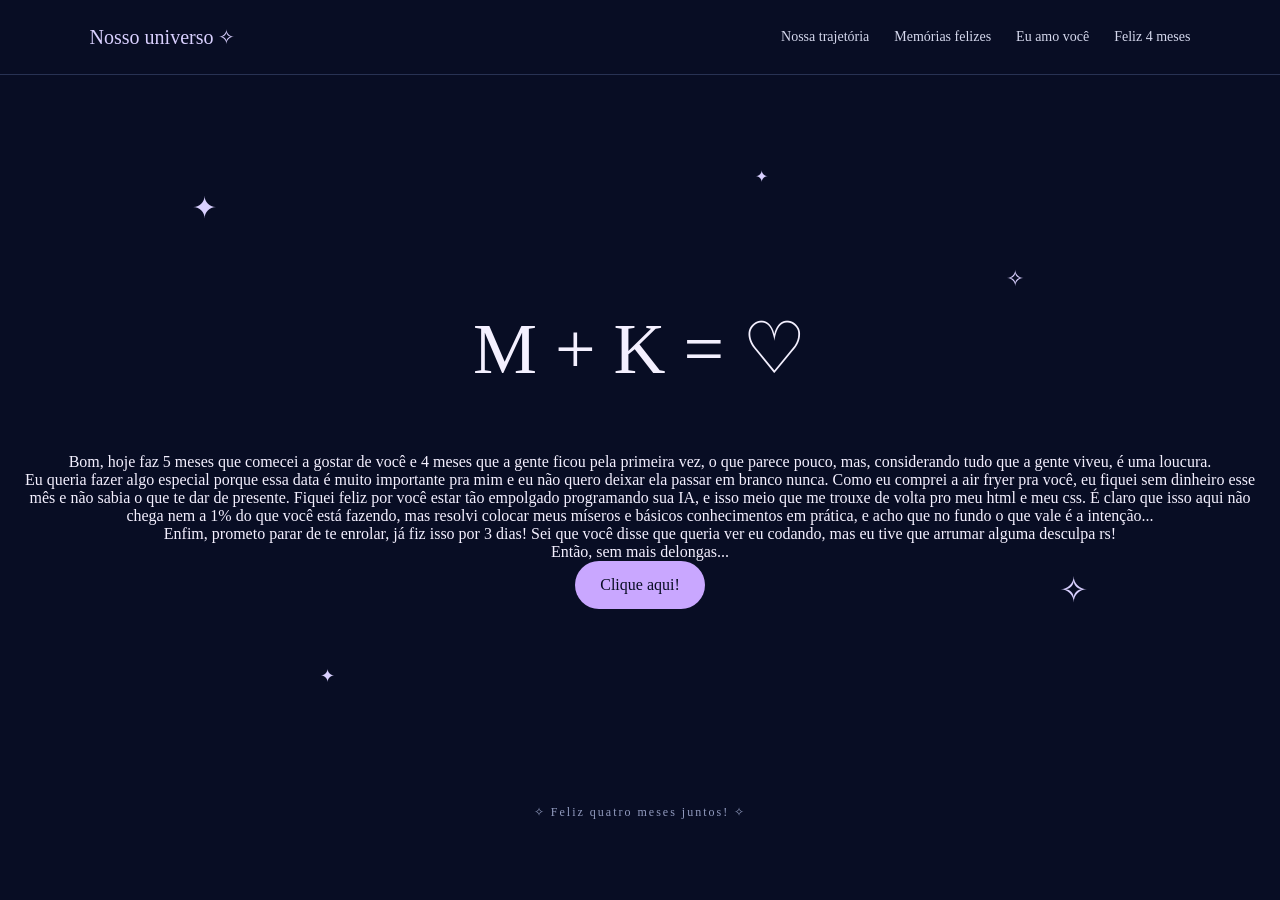
<file: km/index.html>
<!DOCTYPE html>
<html lang="pt-BR">
<head>
    <meta charset="UTF-8">
    <meta name="viewport" content="width=device-width, initial-scale=1.0">

    <title>Kerssy + Milena</title>

    <link rel="stylesheet" href="css/style.css">
</head>

<body>

    <header>
        <nav class="menu">
            <a href="index.html" class="logo">Nosso universo ✧</a>

            <div class="menu-links">
                <a href="historias.html">Nossa trajetória</a>
                <a href="memorias.html">Memórias felizes</a>
                <a href="lil_things.html">Eu amo você</a>
                <a href="carta.html">Feliz 4 meses</a>
            </div>
        </nav>
    </header>

    <main>
        <section class="inicio">

            <div class="estrelas estrelas-1">✦</div>
            <div class="estrelas estrelas-2">✧</div>
            <div class="estrelas estrelas-3">✦</div>
            <div class="estrelas estrelas-4">✧</div>
            <div class="estrelas estrelas-5">✦</div>

            <h1>
                M + K = ♡
            </h1>

            <p class="descricao">
                <p>Bom, hoje faz 5 meses que comecei a gostar de você e 4 meses que a gente ficou pela primeira vez, o que parece pouco, mas, considerando tudo que a gente viveu, é uma loucura.</p>
                <p>Eu queria fazer algo especial porque essa data é muito importante pra mim e eu não quero deixar ela passar em branco nunca. Como eu comprei a air fryer pra você, eu fiquei sem dinheiro esse mês e não sabia o que te dar de presente. Fiquei feliz por você estar tão empolgado programando sua IA, e isso meio que me trouxe de volta pro meu html e meu css. É claro que isso aqui não chega nem a 1% do que você está fazendo, mas resolvi colocar meus míseros e básicos conhecimentos em prática, e acho que no fundo o que vale é a intenção...</p>
                <p>Enfim, prometo parar de te enrolar, já fiz isso por 3 dias! Sei que você disse que queria ver eu codando, mas eu tive que arrumar alguma desculpa rs!</p>
                <p>Então, sem mais delongas...
            </p>

            <a href="historias.html" class="botao">
                Clique aqui!
            </a>

            <p class="rodape-inicio">✧ Feliz quatro meses juntos! ✧</p>

        </section>
    </main>

</body>
</html>
</file>
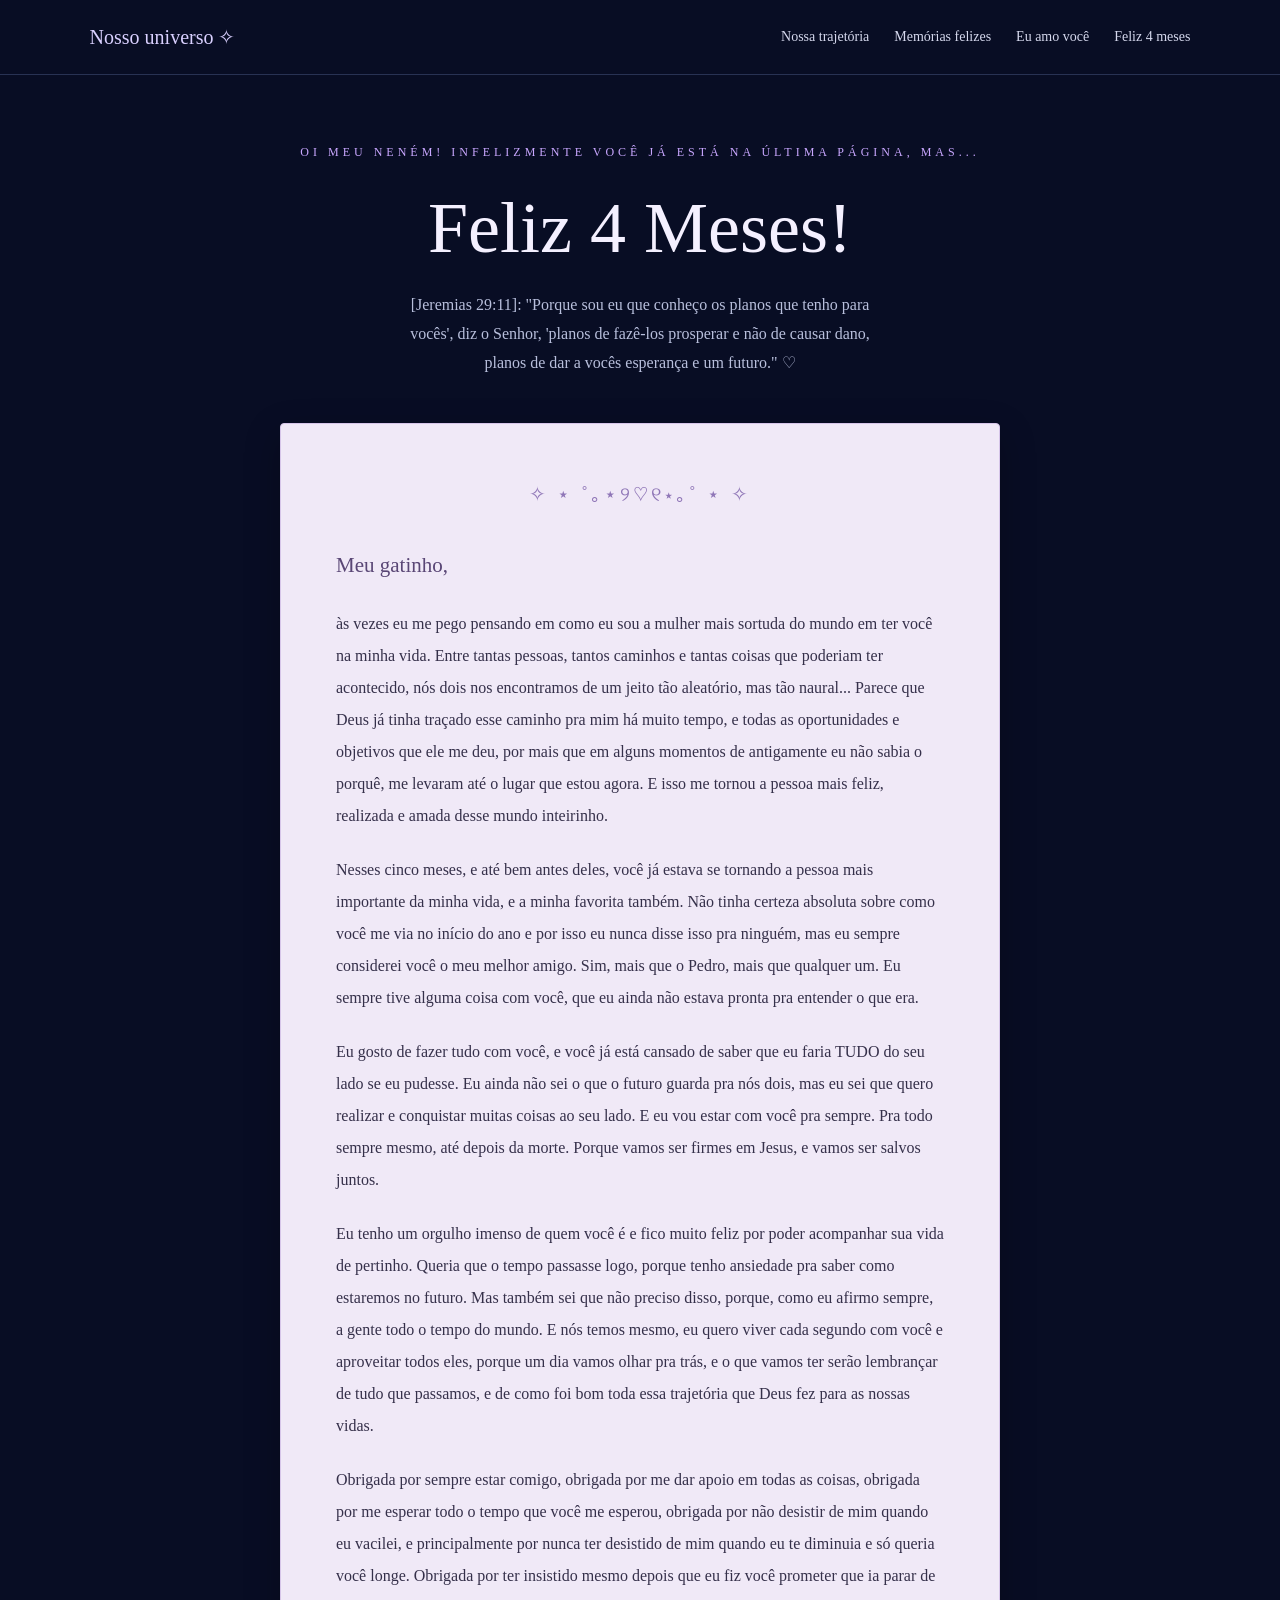
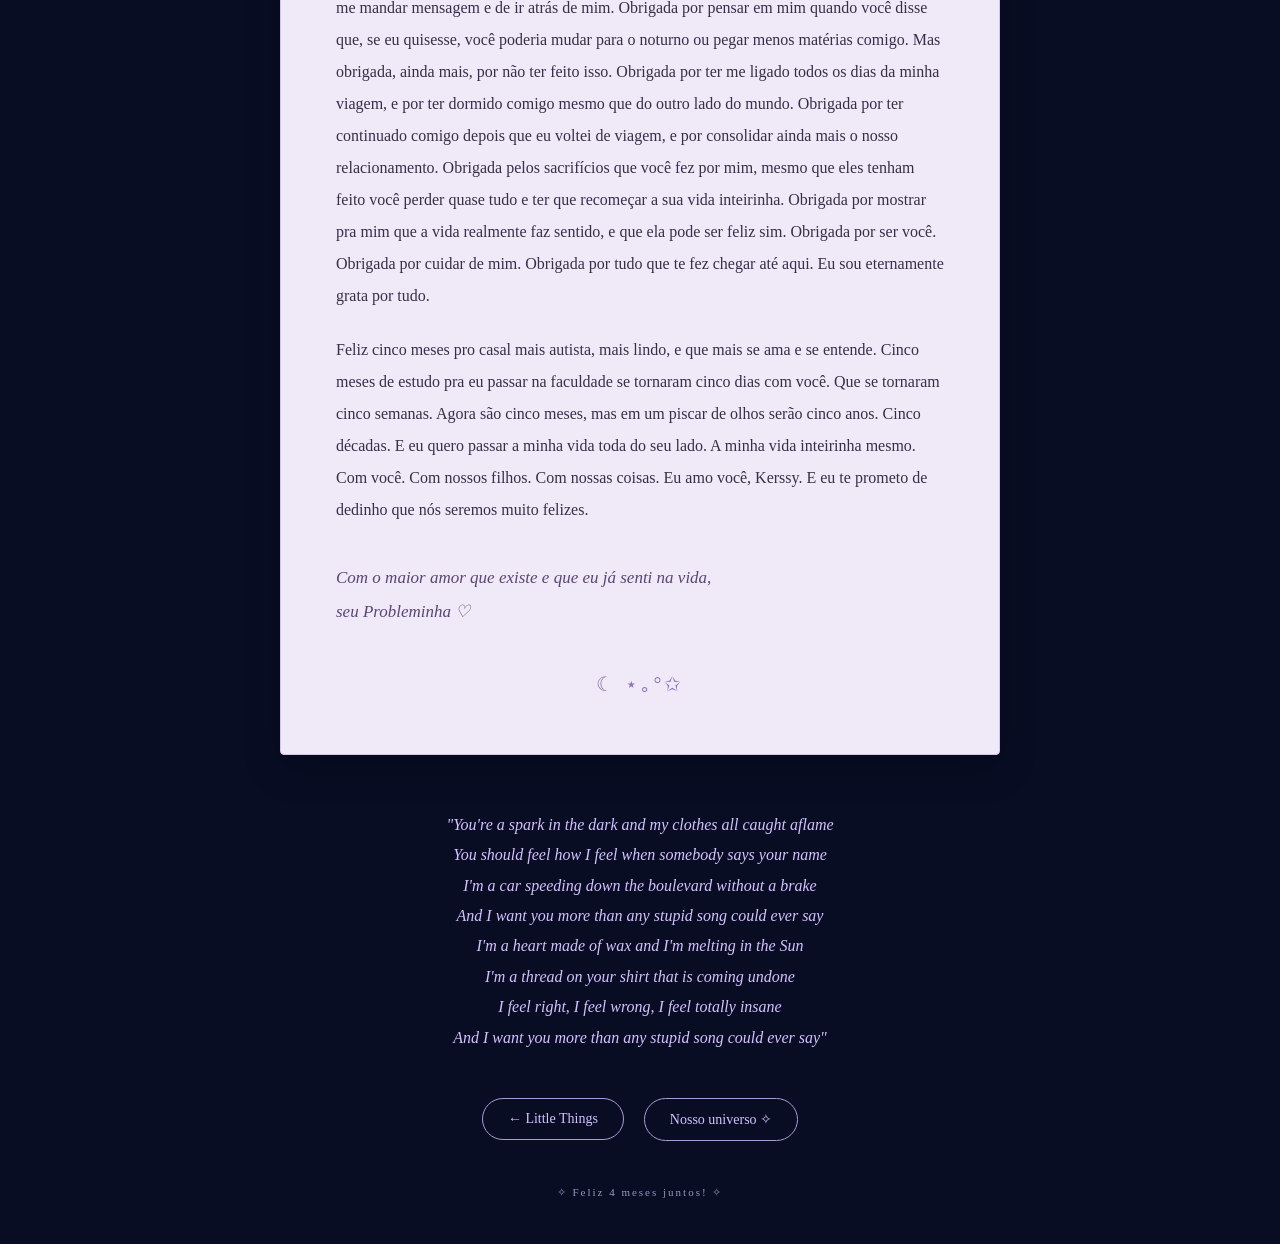
<file: km/carta.html>
<!DOCTYPE html>
<html lang="pt-BR">
<head>
    <meta charset="UTF-8">
    <meta name="viewport" content="width=device-width, initial-scale=1.0">
    <title>Kerssy + Milena</title>
    <link rel="stylesheet" href="css/style.css">
</head>

<body class="fundo-carta">

    <header>
        <nav class="menu">
            <a href="index.html" class="logo">Nosso universo ✧</a>

            <div class="menu-links">
                <a href="historias.html">Nossa trajetória</a>
                <a href="memorias.html">Memórias felizes</a>
                <a href="lil_things.html">Eu amo você</a>
                <a href="carta.html">Feliz 4 meses</a>
            </div>
        </nav>
    </header>

    <main class="pagina-carta">

        <p class="subtitulo">OI MEU NENÉM! INFELIZMENTE VOCÊ JÁ ESTÁ NA ÚLTIMA PÁGINA, MAS...</p>

        <h1>Feliz 4 Meses!</h1>

        <p class="introducao-carta">
            [Jeremias 29:11]: "Porque sou eu que conheço os planos que tenho para vocês', diz o Senhor, 'planos de fazê-los prosperar e não de causar dano, planos de dar a vocês esperança e um futuro." ♡
        </p>

        <article class="papel-carta">

            <div class="decoracao-carta">✧ ⋆ ˚｡⋆୨♡୧⋆｡˚ ⋆ ✧</div>

            <p class="saudacao-carta">
                Meu gatinho,
            </p>

            <p>
                às vezes eu me pego pensando em como eu sou a mulher mais sortuda do mundo em ter você na minha
                vida. Entre tantas pessoas, tantos caminhos e tantas coisas
                que poderiam ter acontecido, nós dois nos encontramos de um jeito tão aleatório, mas tão naural... Parece que Deus já tinha traçado esse caminho pra mim há muito tempo, e todas as oportunidades e objetivos que ele me deu, por mais que em alguns momentos de antigamente eu não sabia o porquê, me levaram até o lugar que estou agora. E isso me tornou a pessoa mais feliz, realizada e amada desse mundo inteirinho.
            </p>

            <p>
                Nesses cinco meses, e até bem antes deles, você já estava se tornando a pessoa mais importante da minha vida, e a minha favorita também. Não tinha certeza absoluta sobre como você me via no início do ano e por isso eu nunca disse isso pra ninguém, mas eu sempre considerei você o meu melhor amigo. Sim, mais que o Pedro, mais que qualquer um. Eu sempre tive alguma coisa com você, que eu ainda não estava pronta pra entender o que era. 
            </p>

            <p>
                Eu gosto de fazer tudo com você, e você já está cansado de saber que eu faria TUDO do seu lado se eu pudesse. Eu ainda não sei o que o futuro guarda pra nós dois, mas eu sei que quero realizar e conquistar muitas coisas ao seu lado. E eu vou estar com você pra sempre. Pra todo sempre mesmo, até depois da morte. Porque vamos ser firmes em Jesus, e vamos ser salvos juntos.
            </p>

            <p>
                Eu tenho um orgulho imenso de quem você é e fico muito feliz por poder acompanhar sua
                vida de pertinho. Queria que o tempo passasse logo, porque tenho ansiedade pra saber como estaremos no futuro. Mas também sei que não preciso disso, porque, como eu afirmo sempre, a gente todo o tempo do mundo. E nós temos mesmo, eu quero viver cada segundo com você e aproveitar todos eles, porque um dia vamos olhar pra trás, e o que vamos ter serão lembrançar de tudo que passamos, e de como foi bom toda essa trajetória que Deus fez para as nossas vidas.
            </p>

            <p>
                Obrigada por sempre estar comigo, obrigada por me dar apoio em todas as coisas, obrigada por me esperar todo o tempo que você me esperou, obrigada por não desistir de mim quando eu vacilei, e principalmente por nunca ter desistido de mim quando eu te diminuia e só queria você longe. Obrigada por ter insistido mesmo depois que eu fiz você prometer que ia parar de me mandar mensagem e de ir atrás de mim. Obrigada por pensar em mim quando você disse que, se eu quisesse, você poderia mudar para o noturno ou pegar menos matérias comigo. Mas obrigada, ainda mais, por não ter feito isso. Obrigada por ter me ligado todos os dias da minha viagem, e por ter dormido comigo mesmo que do outro lado do mundo. Obrigada por ter continuado comigo depois que eu voltei de viagem, e por consolidar ainda mais o nosso relacionamento. Obrigada pelos sacrifícios que você fez por mim, mesmo que eles tenham feito você perder quase tudo e ter que recomeçar a sua vida inteirinha. Obrigada por mostrar pra mim que a vida realmente faz sentido, e que ela pode ser feliz sim. Obrigada por ser você. Obrigada por cuidar de mim. Obrigada por tudo que te fez chegar até aqui. Eu sou eternamente grata por tudo.
            </p>

            <p>
                Feliz cinco meses pro casal mais autista, mais lindo, e que mais se ama e se entende. Cinco meses de estudo pra eu passar na faculdade se tornaram cinco dias com você. Que se tornaram cinco semanas. Agora são cinco meses, mas em um piscar de olhos serão cinco anos. Cinco décadas. E eu quero passar a minha vida toda do seu lado. A minha vida inteirinha mesmo. Com você. Com nossos filhos. Com nossas coisas.
               Eu amo você, Kerssy. E eu te prometo de dedinho que nós seremos muito felizes. 
            </p>

            <p class="despedida-carta">
                Com o maior amor que existe e que eu já senti na vida,
                <br>
                seu Probleminha ♡
            </p>

            <div class="decoracao-carta">☾ ⋆｡°✩</div>

        </article>

        <p class="frase-final-carta">
"You're a spark in the dark and my clothes all caught aflame<br>
You should feel how I feel when somebody says your name<br>
I'm a car speeding down the boulevard without a brake<br>
And I want you more than any stupid song could ever say<br>
I'm a heart made of wax and I'm melting in the Sun<br>
I'm a thread on your shirt that is coming undone<br>
I feel right, I feel wrong, I feel totally insane<br>
And I want you more than any stupid song could ever say"<br>
        </p>

        <nav class="navegacao-paginas">
            <a href="lil_things.html" class="botao-pagina">
                ← Little Things
            </a>

            <a href="index.html" class="botao-pagina">
                Nosso universo ✧
            </a>
        </nav>

        <footer class="rodape-carta">
            ✧ Feliz 4 meses juntos! ✧
        </footer>

    </main>

</body>
</html>
</file>
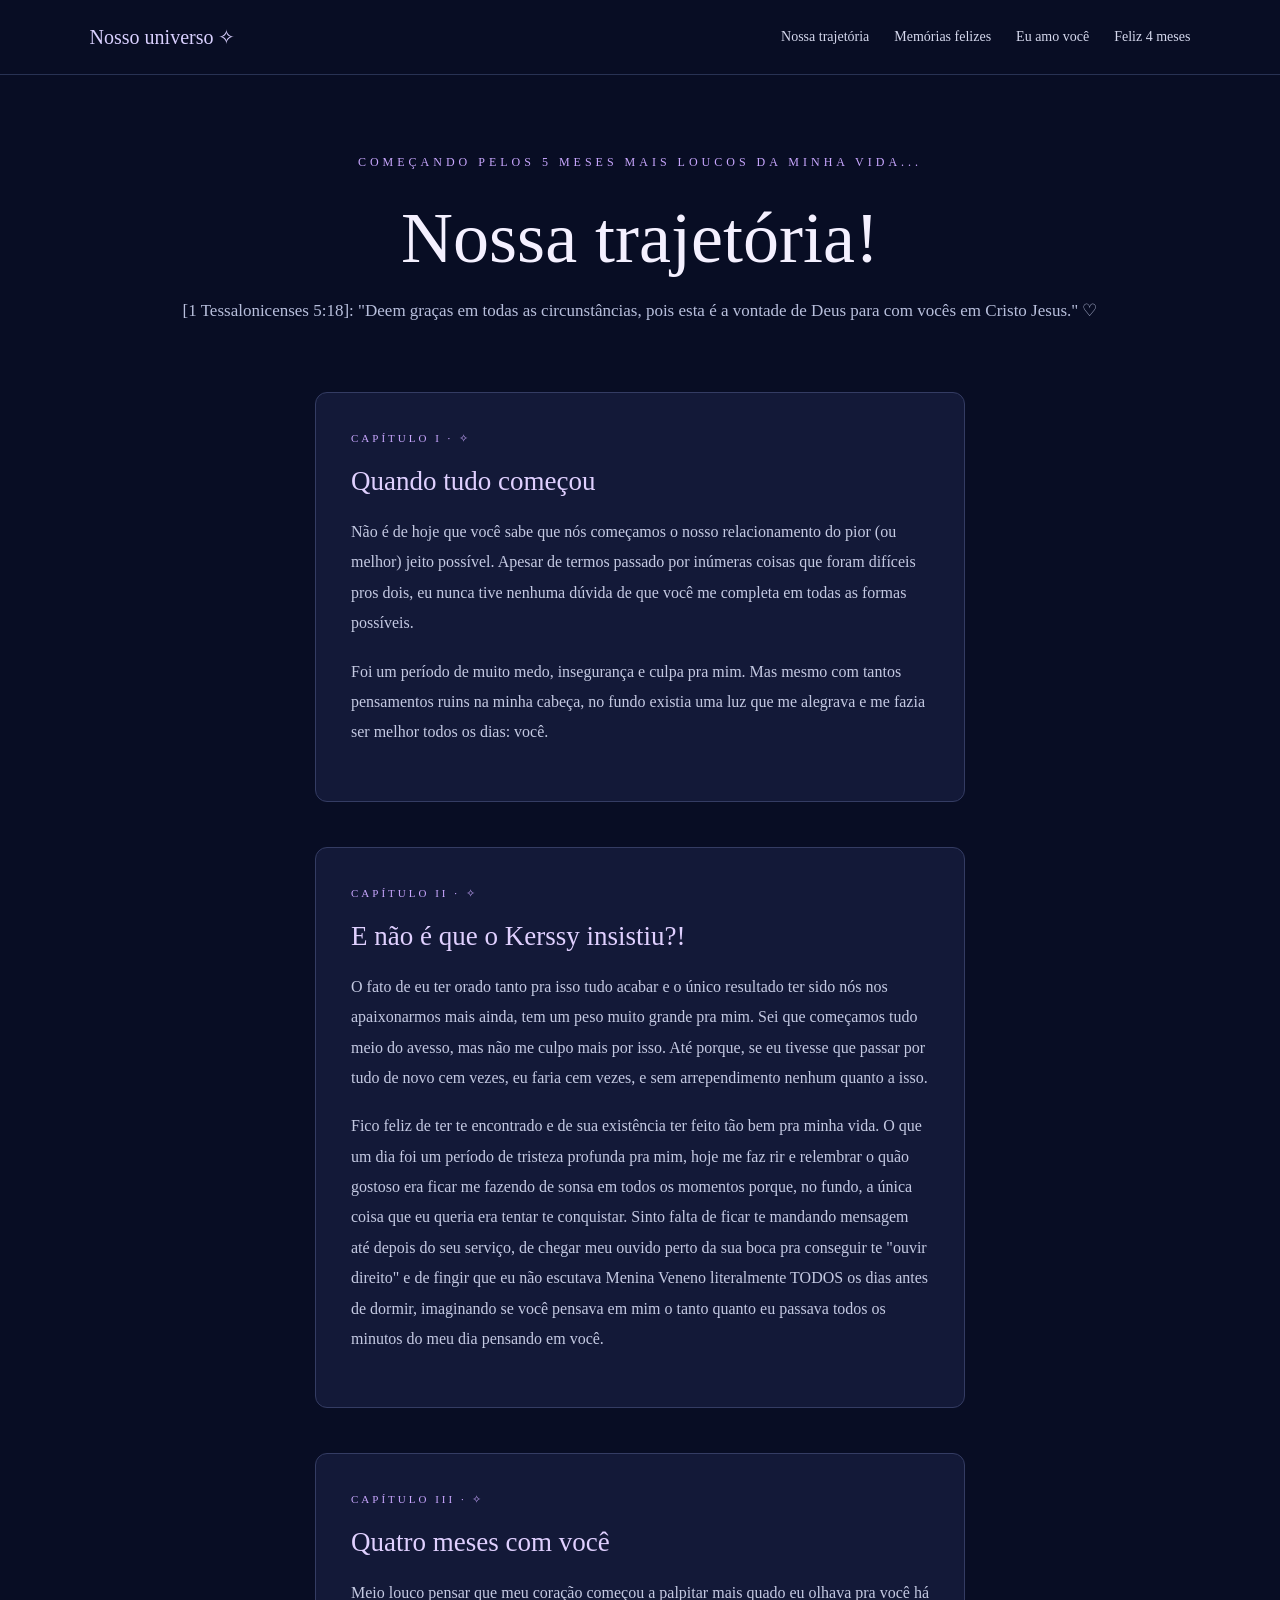
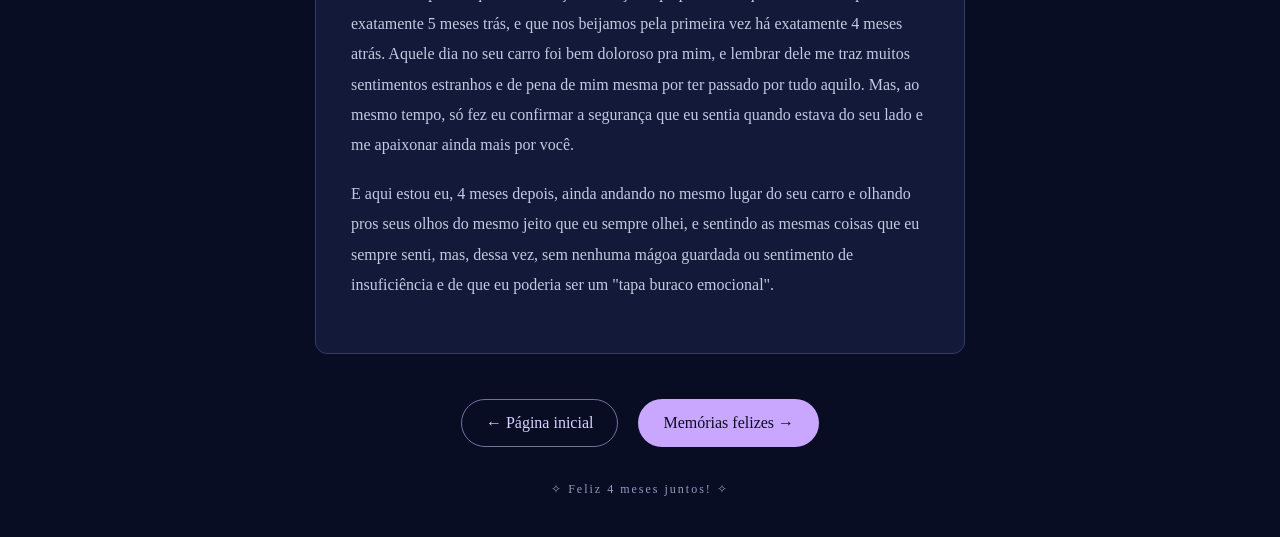
<file: km/historias.html>
<!DOCTYPE html>
<html lang="pt-BR">
<head>
    <meta charset="UTF-8">
    <meta name="viewport" content="width=device-width, initial-scale=1.0">

    <title>Kerssy + Milena</title>

    <link rel="stylesheet" href="css/style.css">
</head>

<body>

    <header>
        <nav class="menu">
            <a href="index.html" class="logo">Nosso universo ✧</a>

            <div class="menu-links">
                <a href="historias.html">Nossa trajetória</a>
                <a href="memorias.html">Memórias felizes</a>
                <a href="lil_things.html">Eu amo você</a>
                <a href="carta.html">Feliz 4 meses</a>
            </div>
        </nav>
    </header>

    <main class="pagina-historia">

        <p class="subtitulo">COMEÇANDO PELOS 5 MESES MAIS LOUCOS DA MINHA VIDA...</p>

        <h1>Nossa trajetória!</h1>

        <p class="introducao">
            [1 Tessalonicenses 5:18]: "Deem graças em todas as circunstâncias, pois esta é a vontade de Deus para com vocês em Cristo Jesus." ♡
        </p>

        <section class="capitulo">
            <span class="numero-capitulo">CAPÍTULO I · ✧</span>

            <h2>Quando tudo começou</h2>

            <p>
                Não é de hoje que você sabe que nós começamos o nosso relacionamento do pior (ou melhor) jeito possível. Apesar de termos passado por inúmeras coisas que foram difíceis pros dois, eu nunca tive nenhuma dúvida de que você me completa em todas as formas possíveis.
            </p>

            <p>
                Foi um período de muito medo, insegurança e culpa pra mim. Mas mesmo com tantos pensamentos ruins na minha cabeça, no fundo existia uma luz que me alegrava e me fazia ser melhor todos os dias: você.
            </p>
        </section>

        <section class="capitulo">
            <span class="numero-capitulo">CAPÍTULO II · ✧</span>

            <h2>E não é que o Kerssy insistiu?!</h2>

            <p>
                O fato de eu ter orado tanto pra isso tudo acabar e o único resultado ter sido nós nos apaixonarmos mais ainda, tem um peso muito grande pra mim. Sei que começamos tudo meio do avesso, mas não me culpo mais por isso. Até porque, se eu tivesse que passar por tudo de novo cem vezes, eu faria cem vezes, e sem arrependimento nenhum quanto a isso.
            </p>

            <p>
                Fico feliz de ter te encontrado e de sua existência ter feito tão bem pra minha vida. O que um dia foi um período de tristeza profunda pra mim, hoje me faz rir e relembrar o quão gostoso era ficar me fazendo de sonsa em todos os momentos porque, no fundo, a única coisa que eu queria era tentar te conquistar. Sinto falta de ficar te mandando mensagem até depois do seu serviço, de chegar meu ouvido perto da sua boca pra conseguir te "ouvir direito" e de fingir que eu não escutava Menina Veneno literalmente TODOS os dias antes de dormir, imaginando se você pensava em mim o tanto quanto eu passava todos os minutos do meu dia pensando em você.
            </p>
        </section>

        <section class="capitulo">
            <span class="numero-capitulo">CAPÍTULO III · ✧</span>

            <h2>Quatro meses com você</h2>

            <p>
               Meio louco pensar que meu coração começou a palpitar mais quado eu olhava pra você há exatamente 5 meses trás, e que nos beijamos pela primeira vez há exatamente 4 meses atrás. Aquele dia no seu carro foi bem doloroso pra mim, e lembrar dele me traz muitos sentimentos estranhos e de pena de mim mesma por ter passado por tudo aquilo. Mas, ao mesmo tempo, só fez eu confirmar a segurança que eu sentia quando estava do seu lado e me apaixonar ainda mais por você. 
            </p>

            <p>
                E aqui estou eu, 4 meses depois, ainda andando no mesmo lugar do seu carro e olhando pros seus olhos do mesmo jeito que eu sempre olhei, e sentindo as mesmas coisas que eu sempre senti, mas, dessa vez, sem nenhuma mágoa guardada ou sentimento de insuficiência e de que eu poderia ser um "tapa buraco emocional".
            </p>
        </section>

        <div class="navegacao-paginas">
            <a href="index.html" class="botao-secundario">
                ← Página inicial
            </a>

            <a href="memorias.html" class="botao">
                Memórias felizes →
            </a>
        </div>

        <p class="rodape-pagina">
            ✧ Feliz 4 meses juntos! ✧
        </p>

    </main>

</body>
</html>
</file>
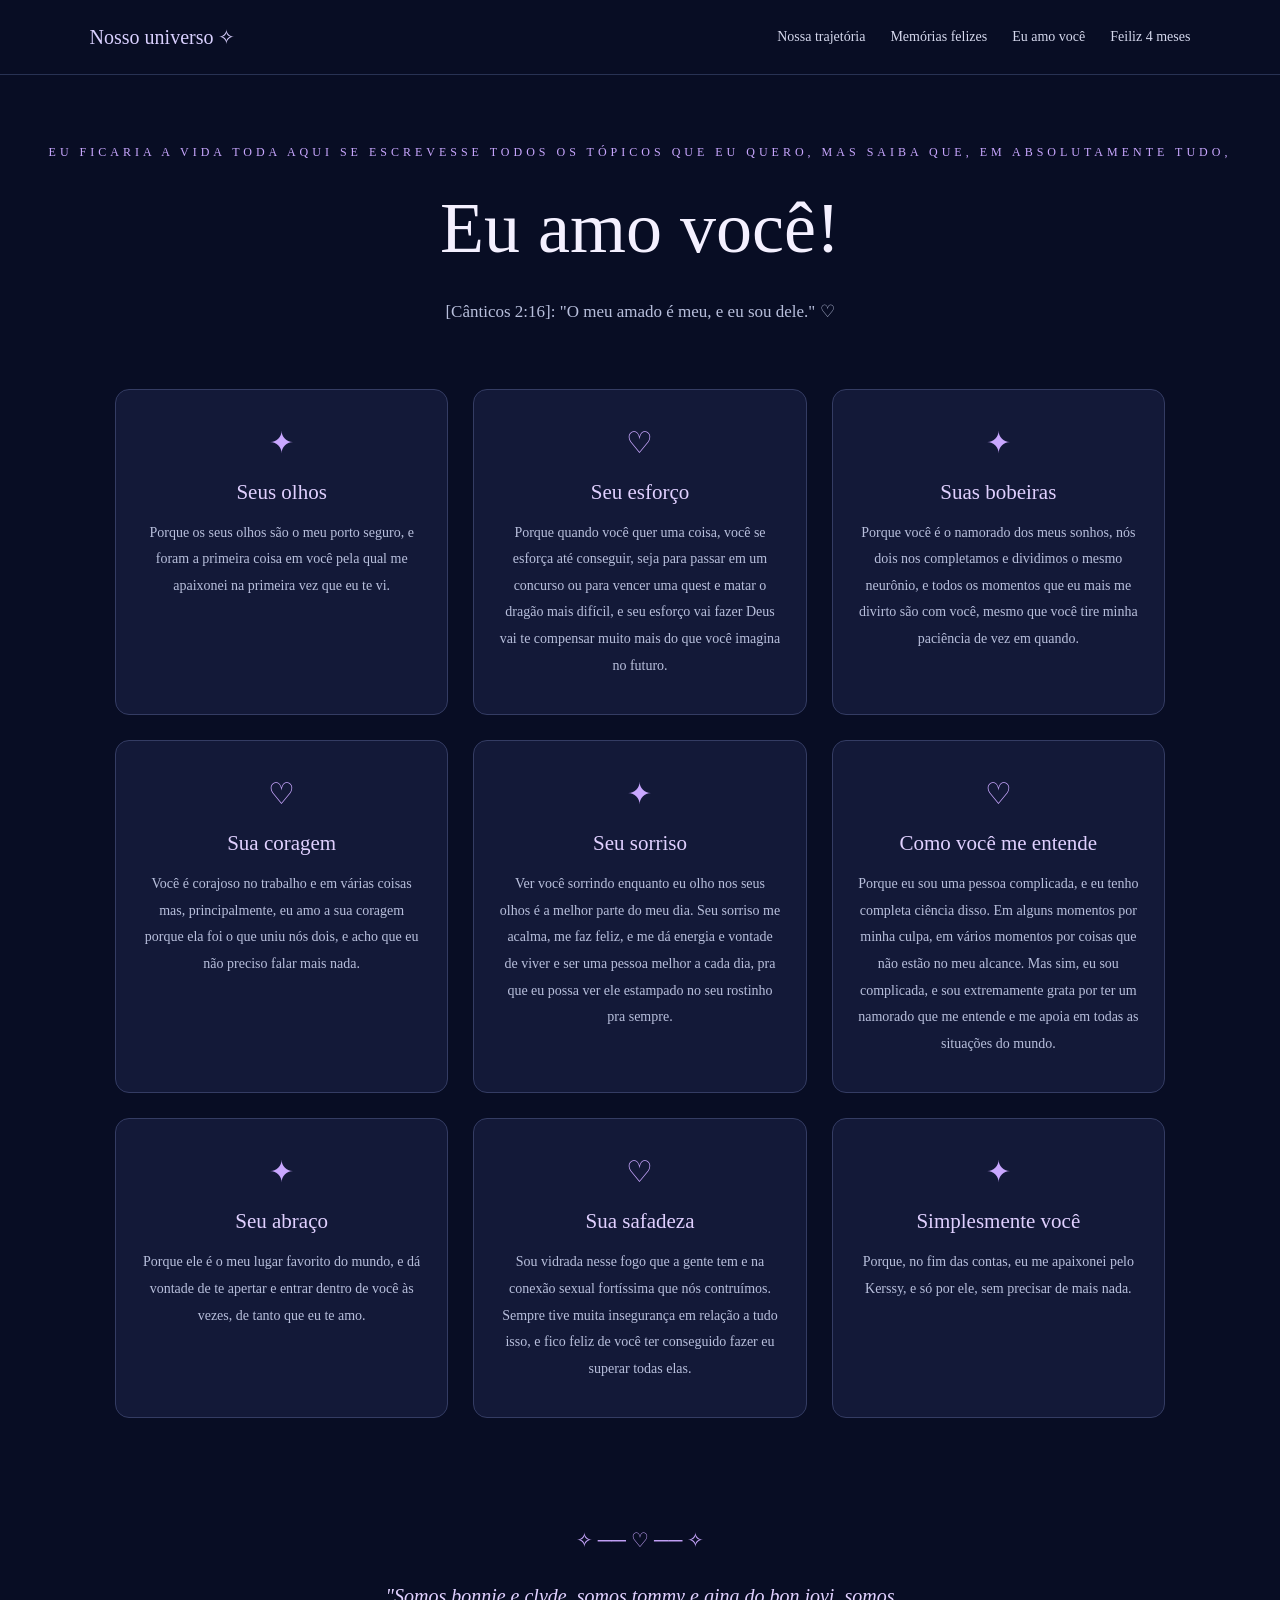
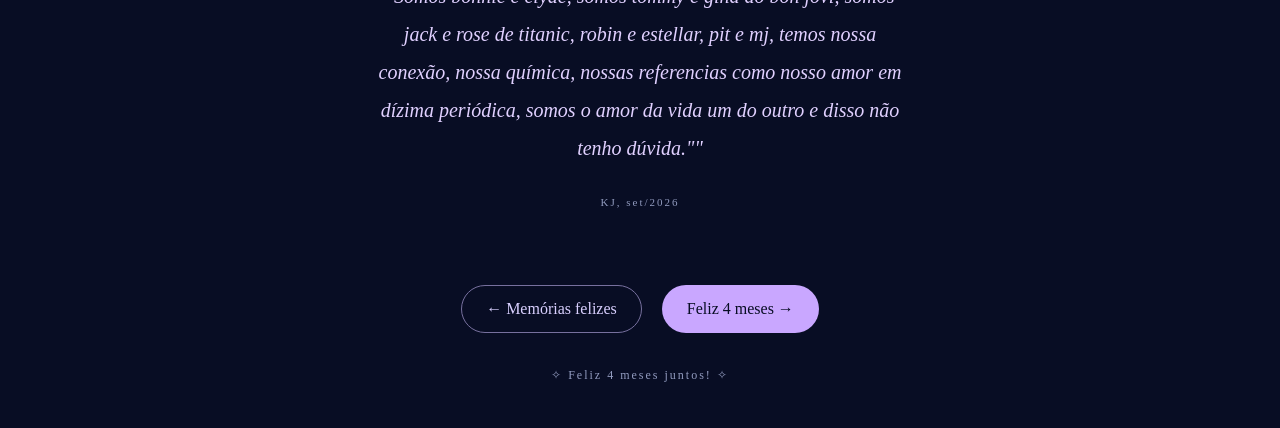
<file: km/lil_things.html>
<!DOCTYPE html>
<html lang="pt-BR">
<head>
    <meta charset="UTF-8">
    <meta name="viewport" content="width=device-width, initial-scale=1.0">

    <title>Kerssy + Milena</title>

    <link rel="stylesheet" href="css/style.css">
</head>

<body>

    <header>
        <nav class="menu">
            <a href="index.html" class="logo">Nosso universo ✧</a>

            <div class="menu-links">
                <a href="historias.html">Nossa trajetória</a>
                <a href="memorias.html">Memórias felizes</a>
                <a href="lil_things.html">Eu amo você</a>
                <a href="carta.html">Feiliz 4 meses</a>
            </div>
        </nav>
    </header>

    <main class="pagina-little">

        <p class="subtitulo">EU FICARIA A VIDA TODA AQUI SE ESCREVESSE TODOS OS TÓPICOS QUE EU QUERO, MAS SAIBA QUE, EM ABSOLUTAMENTE TUDO,</p>

        <h1>Eu amo você!</h1>

        <p class="introducao-little">
            [Cânticos 2:16]: "O meu amado é meu, e eu sou dele." ♡
        </p>

        <section class="grade-little">

            <article class="cartao-little">
                <span class="icone-little">✦</span>
                <h2>Seus olhos</h2>
                <p>Porque os seus olhos são o meu porto seguro, e foram a primeira coisa em você pela qual me apaixonei na primeira vez que eu te vi.</p>
            </article>

            <article class="cartao-little">
                <span class="icone-little">♡</span>
                <h2>Seu esforço</h2>
                <p>Porque quando você quer uma coisa, você se esforça até conseguir, seja para passar em um concurso ou para vencer uma quest e matar o dragão mais difícil, e seu esforço vai fazer Deus vai te compensar muito mais do que você imagina no futuro.</p>
            </article>

            <article class="cartao-little">
                <span class="icone-little">✦</span>
                <h2>Suas bobeiras</h2>
                <p>Porque você é o namorado dos meus sonhos, nós dois nos completamos e dividimos o mesmo neurônio, e todos os momentos que eu mais me divirto são com você, mesmo que você tire minha paciência de vez em quando.</p>
            </article>

            <article class="cartao-little">
                <span class="icone-little">♡</span>
                <h2>Sua coragem</h2>
                <p>Você é corajoso no trabalho e em várias coisas mas, principalmente, eu amo a sua coragem porque ela foi o que uniu nós dois, e acho que eu não preciso falar mais nada.</p>
            </article>

            <article class="cartao-little">
                <span class="icone-little">✦</span>
                <h2>Seu sorriso</h2>
                <p>Ver você sorrindo enquanto eu olho nos seus olhos é a melhor parte do meu dia. Seu sorriso me acalma, me faz feliz, e me dá energia e vontade de viver e ser uma pessoa melhor a cada dia, pra que eu possa ver ele estampado no seu rostinho pra sempre.</p>
            </article>

            <article class="cartao-little">
                <span class="icone-little">♡</span>
                <h2>Como você me entende</h2>
                <p>Porque eu sou uma pessoa complicada, e eu tenho completa ciência disso. Em alguns momentos por minha culpa, em vários momentos por coisas que não estão no meu alcance. Mas sim, eu sou complicada, e sou extremamente grata por ter um namorado que me entende e me apoia em todas as situações do mundo.</p>
            </article>

            <article class="cartao-little">
                <span class="icone-little">✦</span>
                <h2>Seu abraço</h2>
                <p>Porque ele é o meu lugar favorito do mundo, e dá vontade de te apertar e entrar dentro de você às vezes, de tanto que eu te amo.</p>
            </article>

            <article class="cartao-little">
                <span class="icone-little">♡</span>
                <h2>Sua safadeza</h2>
                <p>Sou vidrada nesse fogo que a gente tem e na conexão sexual fortíssima que nós contruímos. Sempre tive muita insegurança em relação a tudo isso, e fico feliz de você ter conseguido fazer eu superar todas elas.</p>
            </article>

            <article class="cartao-little">
                <span class="icone-little">✦</span>
                <h2>Simplesmente você</h2>
                <p>Porque, no fim das contas, eu me apaixonei pelo Kerssy, e só por ele, sem precisar de mais nada.</p>
            </article>

        </section>

        <section class="mensagem-little">
            <span>✧ ── ♡ ── ✧</span>

            <p>
                "Somos bonnie e clyde, somos tommy e gina do bon jovi, somos jack e rose de titanic, robin e estellar, pit e mj, temos nossa conexão, nossa química, nossas referencias como nosso amor em dízima periódica, somos o amor da vida um do outro e disso não tenho dúvida.""
            </p>

            <span>KJ, set/2026</span>
        </section>

        <div class="navegacao-paginas">
            <a href="memorias.html" class="botao-secundario">
                ← Memórias felizes
            </a>

            <a href="carta.html" class="botao">
                Feliz 4 meses →
            </a>
        </div>

        <p class="rodape-pagina">
            ✧ Feliz 4 meses juntos! ✧
        </p>

    </main>

</body>
</html>
</file>
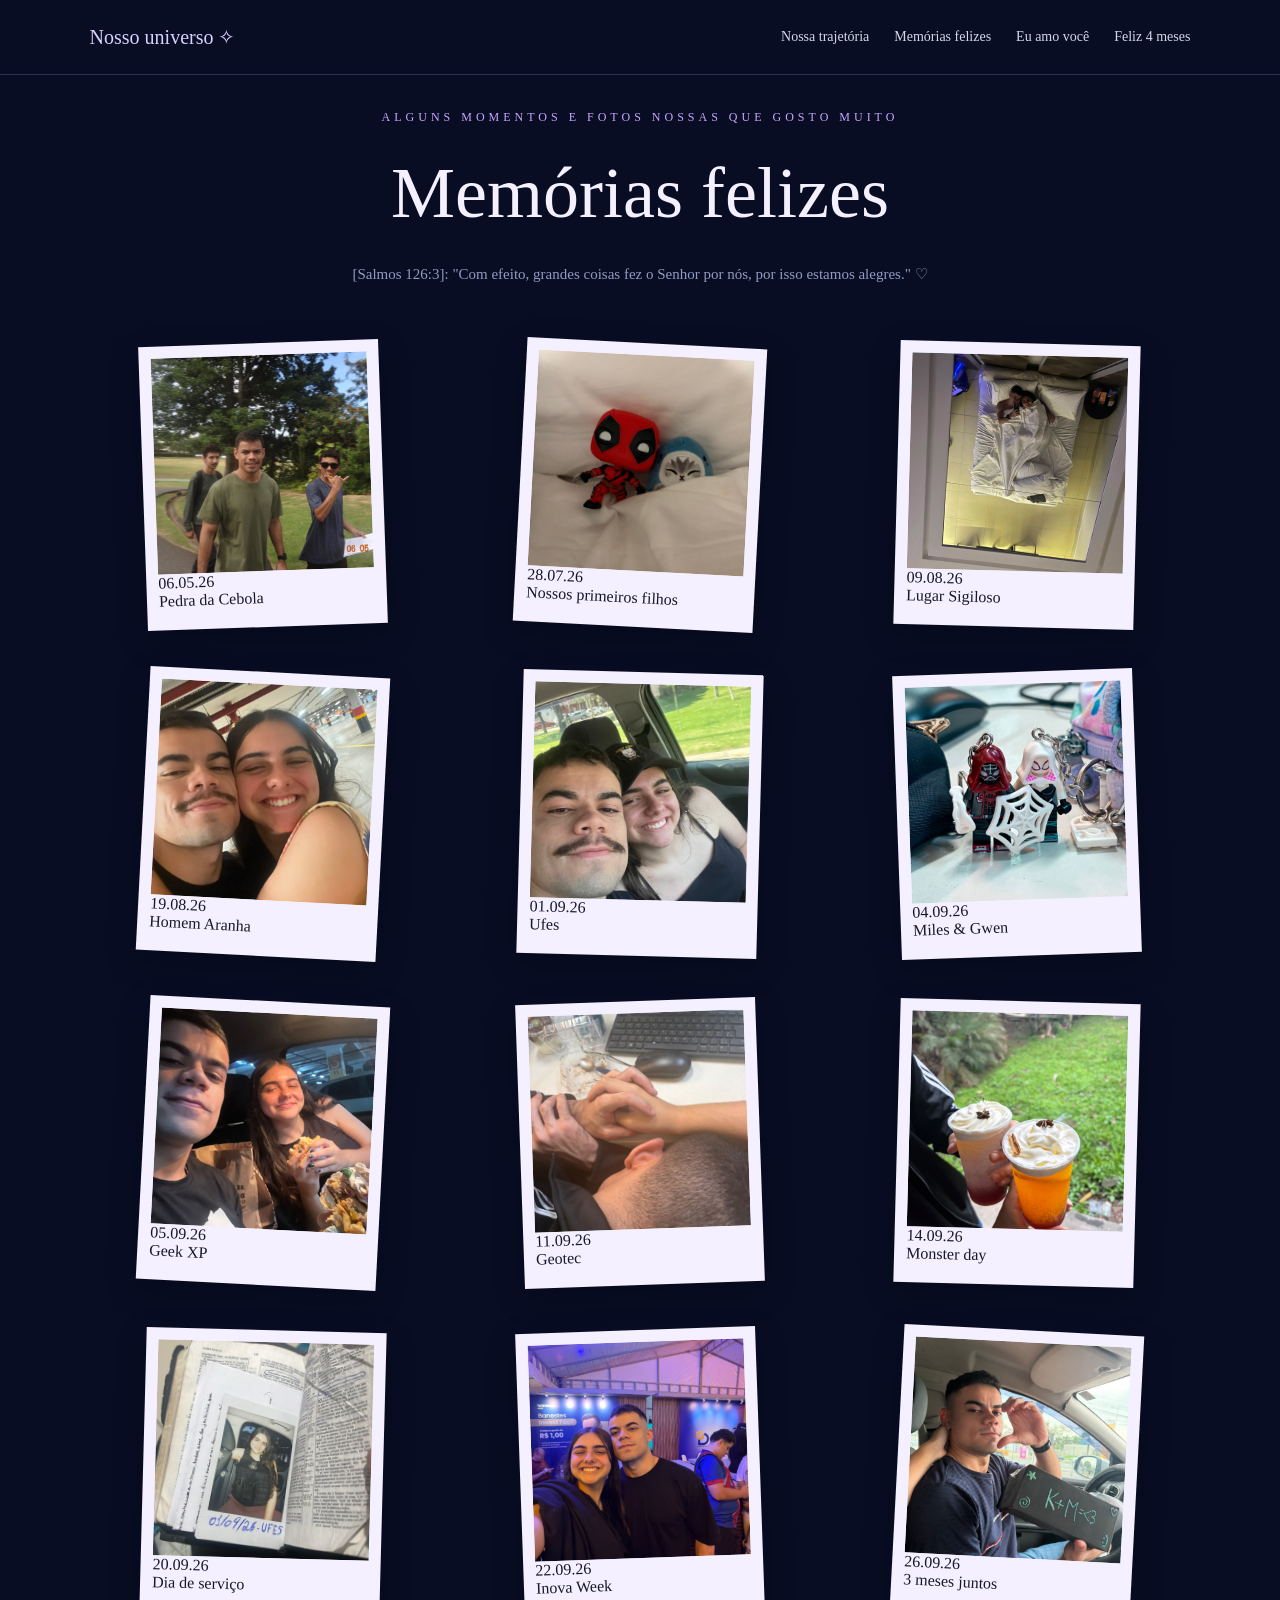
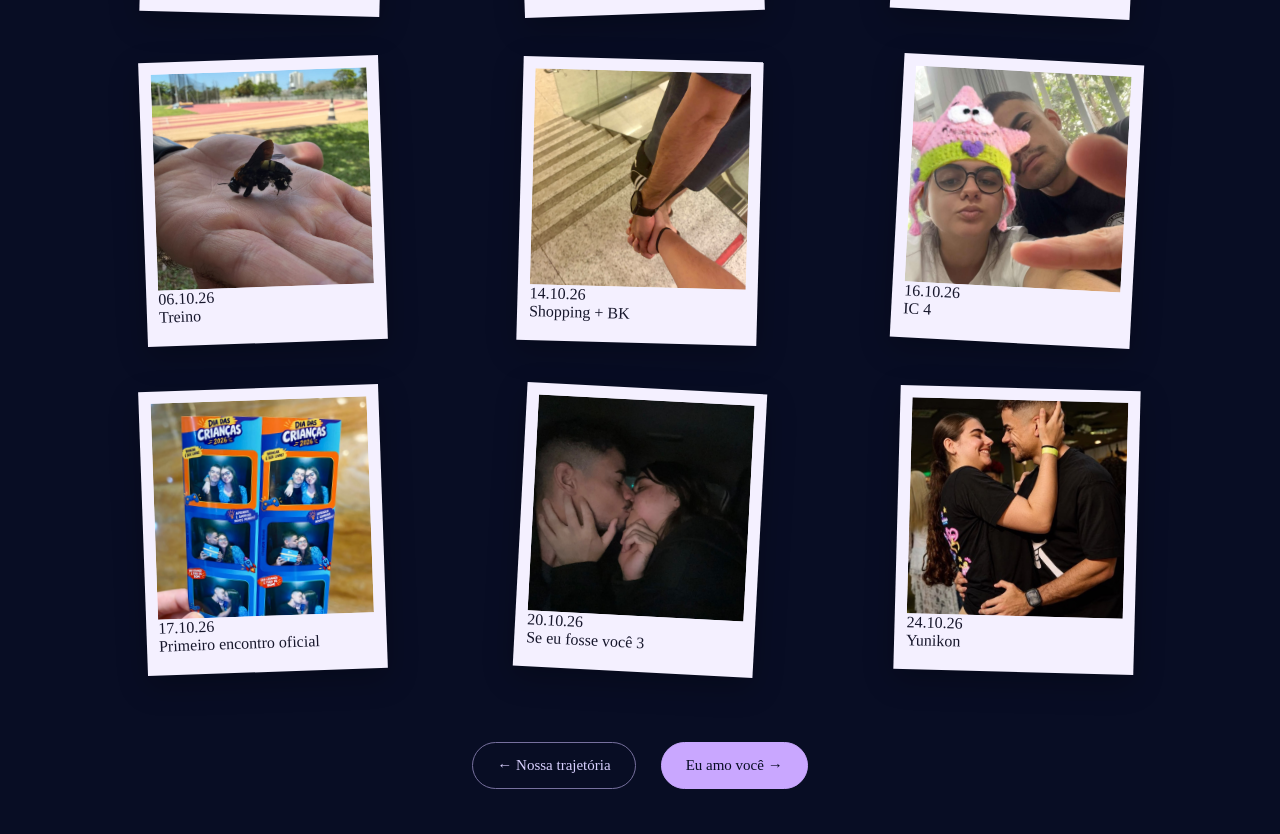
<file: km/memorias.html>
<!DOCTYPE html>
<html lang="pt-BR">
<head>
    <meta charset="UTF-8">
    <meta name="viewport" content="width=device-width, initial-scale=1.0">

    <title>Kerssy + Milena</title>

    <link rel="stylesheet" href="css/style.css">
</head>

<body>

    <header>
        <nav class="menu">
            <a href="index.html" class="logo">Nosso universo ✧</a>

            <div class="menu-links">
                <a href="historias.html">Nossa trajetória</a>
                <a href="memorias.html">Memórias felizes</a>
                <a href="lil_things.html">Eu amo você</a>
                <a href="carta.html">Feliz 4 meses</a>
            </div>
        </nav>
    </header>

    <main class="pagina-memorias">

        <p class="subtitulo">ALGUNS MOMENTOS E FOTOS NOSSAS QUE GOSTO MUITO</p>

        <h1>Memórias felizes</h1>

        <p class="texto-memorias">
           [Salmos 126:3]: "Com efeito, grandes coisas fez o Senhor por nós, por isso estamos alegres." ♡
        </p>

        <section class="mural">

            <article class="polaroid">
                <div class="foto">
                    <img src="imagens/foto_1.jpg" alt="Nossa memória número 1">
                </div>
                <p class="legenda">06.05.26</p>
                <span class="data">Pedra da Cebola</span>
            </article>

            <article class="polaroid polaroid-inclinada">
                <div class="foto">
                    <img src="imagens/foto_0.jpg" alt="Nossa memória número 2">
                </div>
                <p class="legenda">28.07.26</p>
                <span class="data">Nossos primeiros filhos</span>
            </article>

            <article class="polaroid polaroid-direita">
                <div class="foto">
                    <img src="imagens/foto_2.jpg" alt="Nossa memória número 3">
                </div>
                <p class="legenda">09.08.26</p>
                <span class="data">Lugar Sigiloso</span>
            </article>

            <article class="polaroid polaroid-inclinada">
                <div class="foto">
                    <img src="imagens/foto_3.jpg" alt="Nossa memória número 4">
                </div>
                <p class="legenda">19.08.26</p>
                <span class="data">Homem Aranha</span>
            </article>

            <article class="polaroid polaroid-direita">
                <div class="foto">
                    <img src="imagens/foto_4.jpg" alt="Nossa memória número 5">
                </div>
                <p class="legenda">01.09.26</p>
                <span class="data">Ufes</span>
            </article>

            <article class="polaroid">
                <div class="foto">
                    <img src="imagens/foto_5.jpg" alt="Nossa memória número 6">
                </div>
                <p class="legenda">04.09.26</p>
                <span class="data">Miles & Gwen</span>
            </article>

            <article class="polaroid polaroid-inclinada">
                <div class="foto">
                    <img src="imagens/foto_06.jpg" alt="Nossa memória número 7">
                </div>
                <p class="legenda">05.09.26</p>
                <span class="data">Geek XP</span>
            </article>

            <article class="polaroid">
                <div class="foto">
                    <img src="imagens/foto_17.jpg" alt="Nossa memória número 8">
                </div>
                <p class="legenda">11.09.26</p>
                <span class="data">Geotec</span>
            </article>

            <article class="polaroid polaroid-direita">
                <div class="foto">
                    <img src="imagens/foto_7.jpg" alt="Nossa memória número 9">
                </div>
                <p class="legenda">14.09.26</p>
                <span class="data">Monster day</span>
            </article>

            <article class="polaroid polaroid-direita">
                <div class="foto">
                    <img src="imagens/foto_8.jpg" alt="Nossa memória número 10">
                </div>
                <p class="legenda">20.09.26</p>
                <span class="data">Dia de serviço</span>
            </article>

            <article class="polaroid">
                <div class="foto">
                    <img src="imagens/foto_9.jpg" alt="Nossa memória número 11">
                </div>
                <p class="legenda">22.09.26</p>
                <span class="data">Inova Week</span>
            </article>

            <article class="polaroid polaroid-inclinada">
                <div class="foto">
                    <img src="imagens/foto_10.jpg" alt="Nossa memória número 12">
                </div>
                <p class="legenda">26.09.26</p>
                <span class="data">3 meses juntos</span>
            </article>

            <article class="polaroid">
                <div class="foto">
                    <img src="imagens/foto_11.jpg" alt="Nossa memória número 13">
                </div>
                <p class="legenda">06.10.26</p>
                <span class="data">Treino</span>
            </article>

            <article class="polaroid polaroid-direita">
                <div class="foto">
                    <img src="imagens/foto_12.jpg" alt="Nossa memória número 14">
                </div>
                <p class="legenda">14.10.26</p>
                <span class="data">Shopping + BK</span>
            </article>

            <article class="polaroid polaroid-inclinada">
                <div class="foto">
                    <img src="imagens/foto_13.jpg" alt="Nossa memória número 15">
                </div>
                <p class="legenda">16.10.26</p>
                <span class="data">IC 4</span>
            </article>

            <article class="polaroid">
                <div class="foto">
                    <img src="imagens/foto_14.jpg" alt="Nossa memória número 16">
                </div>
                <p class="legenda">17.10.26</p>
                <span class="data">Primeiro encontro oficial</span>
            </article>

            <article class="polaroid polaroid-inclinada">
                <div class="foto">
                    <img src="imagens/foto_15.jpg" alt="Nossa memória número 17">
                </div>
                <p class="legenda">20.10.26</p>
                <span class="data">Se eu fosse você 3</span>
            </article>

            <article class="polaroid polaroid-direita">
                <div class="foto">
                    <img src="imagens/foto_16.jpg" alt="Nossa memória número 18">
                </div>
                <p class="legenda">24.10.26</p>
                <span class="data">Yunikon</span>
            </article>

        </section>
      
        <div class="navegacao-paginas">
            <a href="historias.html" class="botao-secundario">
                ← Nossa trajetória
            </a>

            <a href="lil_things.html" class="botao">
                Eu amo você →
            </a>
        </div>

    </main>

</body>
</html>
</file>
<file: km/css/style.css>
* {
    margin: 0;
    padding: 0;
    box-sizing: border-box;
}

body {
    background-color: #080d24;
    color: #f4f0ff;
    font-family: Georgia, serif;
}

.menu {
    display: flex;
    justify-content: space-between;
    align-items: center;

    padding: 25px 7%;

    background-color: #080d24;
    border-bottom: 1px solid #283253;
}

.logo {
    color: #d9d0ff;
    text-decoration: none;
    font-size: 20px;
}

.menu-links {
    display: flex;
    gap: 25px;
}

.menu-links a {
    color: #d5d8ed;
    text-decoration: none;
    font-size: 14px;

    transition: color 0.3s;
}

.menu-links a:hover {
    color: #c9a7ff;
}

.inicio {
    min-height: 85vh;

    display: flex;
    flex-direction: column;
    justify-content: center;
    align-items: center;

    text-align: center;
    padding: 60px 20px;

    position: relative;
    overflow: hidden;
}

.estrelas {
    position: absolute;
    color: #d9d0ff;
    font-size: 30px;
}

.estrelas-1 {
    top: 15%;
    left: 15%;
}

.estrelas-2 {
    top: 25%;
    right: 20%;
    font-size: 22px;
}

.estrelas-3 {
    bottom: 20%;
    left: 25%;
    font-size: 18px;
}

.estrelas-4 {
    bottom: 30%;
    right: 15%;
    font-size: 35px;
}

.estrelas-5 {
    top: 12%;
    right: 40%;
    font-size: 16px;
}

.subtitulo {
    color: #c9a7ff;
    font-size: 12px;
    letter-spacing: 4px;

    margin-bottom: 25px;
}

h1 {
    font-size: clamp(38px, 6vw, 72px);
    font-weight: normal;
    line-height: 1.2;

    margin-bottom: 25px;
}

.descricao {
    color: #b8bfdc;
    font-size: 17px;
    line-height: 1.8;

    max-width: 450px;
    margin-bottom: 35px;
}

.botao {
    display: inline-block;

    padding: 15px 25px;

    background-color: #c9a7ff;
    color: #080d24;

    text-decoration: none;
    border-radius: 30px;

    transition: background-color 0.3s, transform 0.3s;
}

.botao:hover {
    background-color: #e0d0ff;
    transform: translateY(-3px);
}

.rodape-inicio {
    position: absolute;
    bottom: 20px;

    color: #929bbf;
    font-size: 12px;
    letter-spacing: 2px;
}

.pagina-historia {
    min-height: 85vh;
    padding: 80px 20px 40px;
    text-align: center;
    position: relative;
    overflow: hidden;
}

.pagina-historia h1 {
    color: #f4f0ff;
    margin-bottom: 15px;
}

.introducao {
    color: #b8bfdc;
    font-size: 17px;
    margin-bottom: 65px;
    line-height: 1.8;
}

.capitulo {
    max-width: 650px;
    margin: 0 auto 45px;
    padding: 35px;
    text-align: left;
    background-color: rgba(25, 32, 67, 0.65);
    border: 1px solid #343c63;
    border-radius: 12px;
}

.numero-capitulo {
    color: #c9a7ff;
    font-size: 11px;
    letter-spacing: 3px;
}

.capitulo h2 {
    color: #e0d0ff;
    font-size: 27px;
    font-weight: normal;
    margin: 20px 0;
}

.capitulo p {
    color: #c4c9e2;
    font-size: 16px;
    line-height: 1.9;
    margin-bottom: 18px;
}

.navegacao-paginas {
    display: flex;
    justify-content: center;
    align-items: center;
    gap: 20px;
    flex-wrap: wrap;
    margin: 60px 0 35px;
}

.botao-secundario {
    display: inline-block;
    padding: 14px 24px;
    color: #d9d0ff;
    border: 1px solid #77709e;
    border-radius: 30px;
    text-decoration: none;
    transition: background-color 0.3s;
}

.botao-secundario:hover {
    background-color: #20294b;
}

.rodape-pagina {
    color: #929bbf;
    font-size: 12px;
    letter-spacing: 2px;
    margin-top: 35px;
}

@media (max-width: 700px) {
    .menu {
        flex-direction: column;
        gap: 20px;
    }

    .menu-links {
        justify-content: center;
        flex-wrap: wrap;
        gap: 15px;
    }

    .capitulo {
        padding: 25px;
    }

    .capitulo h2 {
        font-size: 23px;
    }
}

.texto-memorias {
    max-width: 450px;
    margin: -35px auto 55px;
    color: #929bbf;
    font-size: 15px;
    line-height: 1.8;
}

.mural {
    max-width: 1100px;
    margin: 0 auto;
    display: grid;
    grid-template-columns: repeat(3, minmax(0, 1fr));
    justify-items: center;
    align-items: center;
    gap: 45px 30px;
}

.polaroid {
    width: 100%;
    max-width: 240px;
    padding: 12px 12px 20px;
    background-color: #f4f0ff;
    color: #17172c;
    box-shadow: 0 10px 30px rgba(0, 0, 0, 0.25);
    transform: rotate(-2deg);
    transition: transform 0.3s, box-shadow 0.3s;
}

.polaroid-inclinada {
    transform: rotate(3deg);
}

.polaroid-direita {
    transform: rotate(1.5deg);
}

.polaroid:hover {
    transform: rotate(0deg) translateY(-8px);
    box-shadow: 0 15px 35px rgba(0, 0, 0, 0.4);
    z-index: 1;
}

.foto {
    width: 100%;
    aspect-ratio: 1 / 1;
    height: auto;
    background-color: #d9d0ff;
    overflow: hidden;
}

.foto img {
    width: 100%;
    height: 100%;
    object-fit: cover;
    display: block;
}

@media (max-width: 800px) {
    .mural {
        grid-template-columns: repeat(2, minmax(0, 1fr));
        gap: 35px 20px;
    }
}

@media (max-width: 500px) {
    .mural {
        grid-template-columns: 1fr;
        gap: 35px;
    }

    .polaroid {
        width: 220px;
    }

    .texto-memorias {
        margin-top: -25px;
    }

    .navegacao-paginas {
        gap: 15px;
        margin-top: 35px;
        margin-bottom: 35px;
    }
}

.pagina-memorias .mural {
    margin-bottom: 70px;
}

.pagina-memorias .frase-memorias {
    margin-top: 0;
    margin-bottom: 50px;
}

.pagina-memorias .navegacao-paginas {
    margin-top: 0;
    margin-bottom: 45px;
    gap: 25px;
}

.pagina-memorias .navegacao-paginas a {
    min-width: 140px;
    text-align: center;
    padding: 14px 24px;
    border-radius: 30px;
    text-decoration: none;
    font-family: Georgia, serif;
    font-size: 15px;
    transition: all 0.3s ease;
}

.pagina-memorias .navegacao-paginas .botao-secundario {
    color: #d9d0ff;
    background-color: transparent;
    border: 1px solid #77709e;
}

.pagina-memorias .navegacao-paginas .botao-secundario:hover {
    background-color: #20294b;
    transform: translateY(-3px);
}

.pagina-memorias .navegacao-paginas .botao {
    color: #080d24;
    background-color: #c9a7ff;
    border: 1px solid #c9a7ff;
}

.pagina-memorias .navegacao-paginas .botao:hover {
    background-color: #e0d0ff;
    border-color: #e0d0ff;
    transform: translateY(-3px);
}

.pagina-memorias > .subtitulo,
.pagina-memorias > h1,
.pagina-memorias > .texto-memorias {
    text-align: center;
    margin-left: auto;
    margin-right: auto;
}

.pagina-memorias > .subtitulo {
    width: 100%;
}

.pagina-memorias > h1 {
    width: 100%;
}

.pagina-memorias > .texto-memorias {
    max-width: 600px;
    margin-top: 0;
    margin-bottom: 55px;
    line-height: 1.8;
}

.pagina-memorias > .subtitulo {
    margin-top: 35px;
}

.pagina-little {
    min-height: 85vh;
    padding: 35px 25px 45px;
    text-align: center;
}

.pagina-little > .subtitulo {
    margin-top: 35px;
}

.pagina-little > h1 {
    margin-bottom: 25px;
}

.introducao-little {
    max-width: 520px;
    margin: 0 auto 60px;
    color: #b8bfdc;
    font-size: 17px;
    line-height: 1.9;
}

.grade-little {
    max-width: 1050px;
    margin: 0 auto;
    display: grid;
    grid-template-columns: repeat(3, minmax(0, 1fr));
    gap: 25px;
}

.cartao-little {
    padding: 35px 25px;
    background-color: rgba(25, 32, 67, 0.65);
    border: 1px solid #343c63;
    border-radius: 14px;
    transition: transform 0.3s, border-color 0.3s,
                background-color 0.3s;
}

.cartao-little:hover {
    transform: translateY(-6px);
    border-color: #a99ad8;
    background-color: rgba(39, 43, 82, 0.85);
}

.icone-little {
    display: block;
    color: #c9a7ff;
    font-size: 30px;
    margin-bottom: 20px;
}

.cartao-little h2 {
    color: #e0d0ff;
    font-size: 21px;
    font-weight: normal;
    margin-bottom: 15px;
}

.cartao-little p {
    color: #b8bfdc;
    font-size: 14px;
    line-height: 1.9;
}

.mensagem-little {
    max-width: 570px;
    margin: 80px auto 0;
    padding: 30px 20px;
}

.mensagem-little span:first-child {
    color: #c9a7ff;
    font-size: 20px;
}

.mensagem-little p {
    color: #e0d0ff;
    font-size: 20px;
    font-style: italic;
    line-height: 1.9;
    margin: 25px 0;
}

.mensagem-little span:last-child {
    color: #929bbf;
    font-size: 11px;
    letter-spacing: 2px;
}

@media (max-width: 800px) {
    .grade-little {
        grid-template-columns: repeat(2, minmax(0, 1fr));
    }
}

@media (max-width: 500px) {
    .pagina-little {
        padding: 30px 18px 35px;
    }

    .grade-little {
        grid-template-columns: 1fr;
        gap: 18px;
    }

    .cartao-little {
        padding: 30px 22px;
    }

    .mensagem-little {
        margin-top: 50px;
    }

    .mensagem-little p {
        font-size: 18px;
    }
}

.pagina-carta {
    min-height: 85vh;
    padding: 35px 25px 45px;
    text-align: center;
}

.pagina-carta > .subtitulo {
    margin-top: 35px;
}

.pagina-carta > h1 {
    margin-bottom: 20px;
}

.introducao-carta {
    max-width: 500px;
    margin: 0 auto 45px;
    color: #b8bfdc;
    font-size: 16px;
    line-height: 1.8;
}

.papel-carta {
    max-width: 720px;
    margin: 0 auto;
    padding: 50px 55px;
    text-align: left;
    background-color: #f0e9f7;
    color: #35304a;
    border: 1px solid #d6c5e9;
    border-radius: 4px;
    box-shadow: 0 12px 35px rgba(0, 0, 0, 0.25);
    line-height: 2;
    font-size: 16px;
    position: relative;
}

.decoracao-carta {
    color: #8f76b7;
    text-align: center;
    font-size: 20px;
    margin-bottom: 30px;
    letter-spacing: 3px;
}

.saudacao-carta {
    font-size: 21px;
    color: #594675;
    margin-bottom: 25px;
}

.papel-carta p {
    margin-bottom: 22px;
}

.papel-carta .despedida-carta {
    margin-top: 35px;
    margin-bottom: 25px;
    color: #594675;
    font-style: italic;
    font-size: 17px;
}

.papel-carta .decoracao-carta:last-child {
    margin-top: 35px;
    margin-bottom: 0;
}

.frase-final-carta {
    max-width: 550px;
    margin: 55px auto 40px;
    color: #d5c1ff;
    font-size: 16px;
    font-style: italic;
    line-height: 1.9;
}

.rodape-carta {
    margin-top: 45px;
    color: #929bbf;
    font-size: 11px;
    letter-spacing: 2px;
}

@media (max-width: 600px) {
    .pagina-carta {
        padding: 30px 16px 35px;
    }

    .papel-carta {
        padding: 32px 24px;
        font-size: 14px;
        line-height: 1.9;
    }

    .decoracao-carta {
        font-size: 16px;
        letter-spacing: 1px;
    }

    .saudacao-carta {
        font-size: 19px;
    }

    .papel-carta .despedida-carta {
        font-size: 15px;
    }

    .frase-final-carta {
        font-size: 14px;
        margin-top: 40px;
    }
}

.navegacao-paginas {
    display: flex;
    justify-content: center;
    align-items: center;
    flex-wrap: wrap;
    gap: 20px;
    margin: 45px auto 0;
}

.botao-pagina {
    display: inline-block;
    padding: 12px 25px;
    background: transparent;
    border: 1px solid #a99ad8;
    border-radius: 25px;
    color: #d5c1ff;
    text-decoration: none;
    font-size: 14px;
    transition: all 0.3s ease;
}

.botao-pagina:hover {
    background-color: #a99ad8;
    color: #080d24;
    box-shadow: 0 0 15px rgba(169, 154, 216, 0.3);
}
</file>
